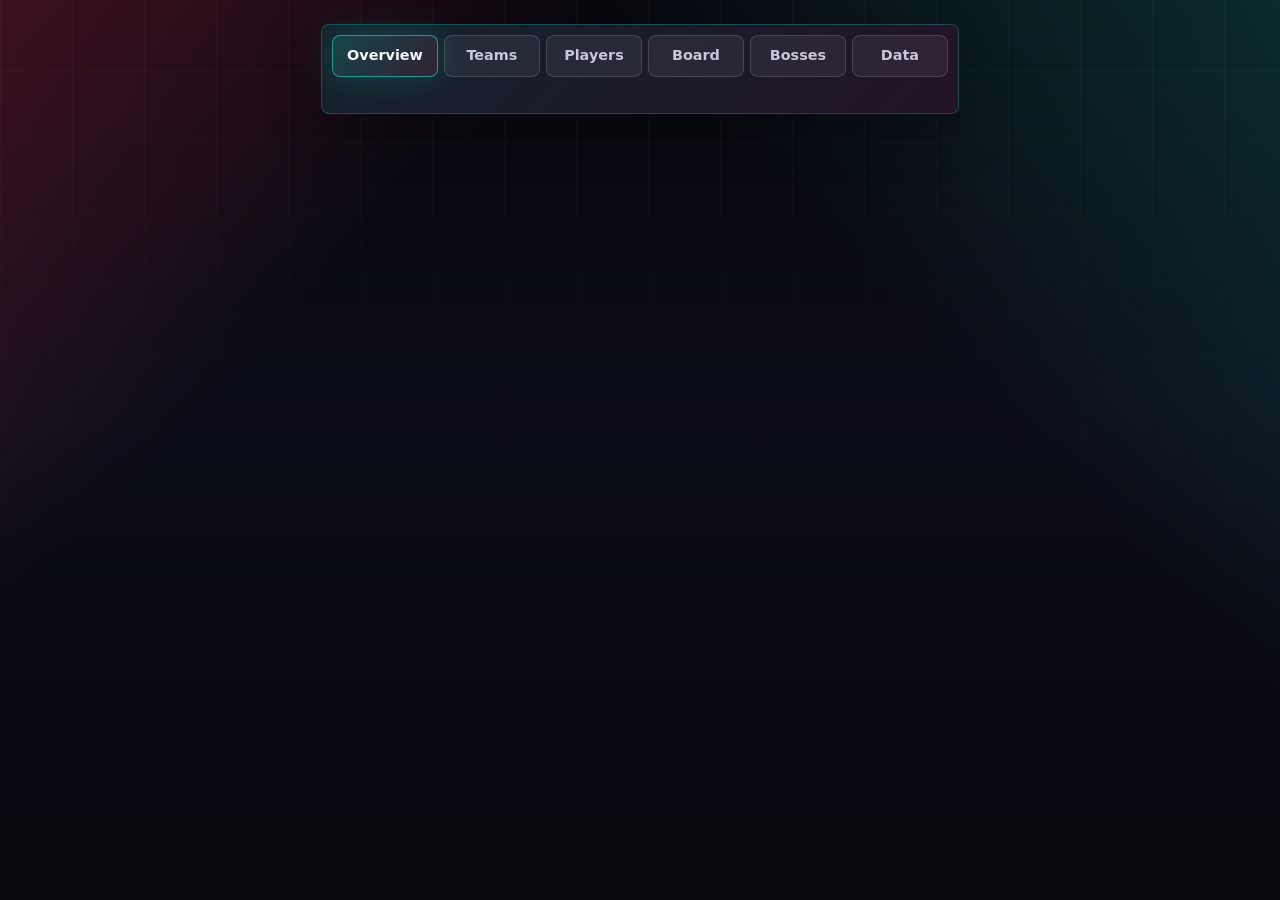
<file: index.html>
<!doctype html>
<html lang="en">
  <head>
    <meta charset="utf-8" />
    <meta name="viewport" content="width=device-width, initial-scale=1" />
    <meta http-equiv="refresh" content="0; url=wrapped/" />
    <title>Iron Revolt Bingo V4 - Wrapped</title>
    <link rel="canonical" href="wrapped/" />
  </head>
  <body>
    <p><a href="wrapped/">Open Iron Revolt Bingo V4 - Wrapped</a></p>
  </body>
</html>
</file>
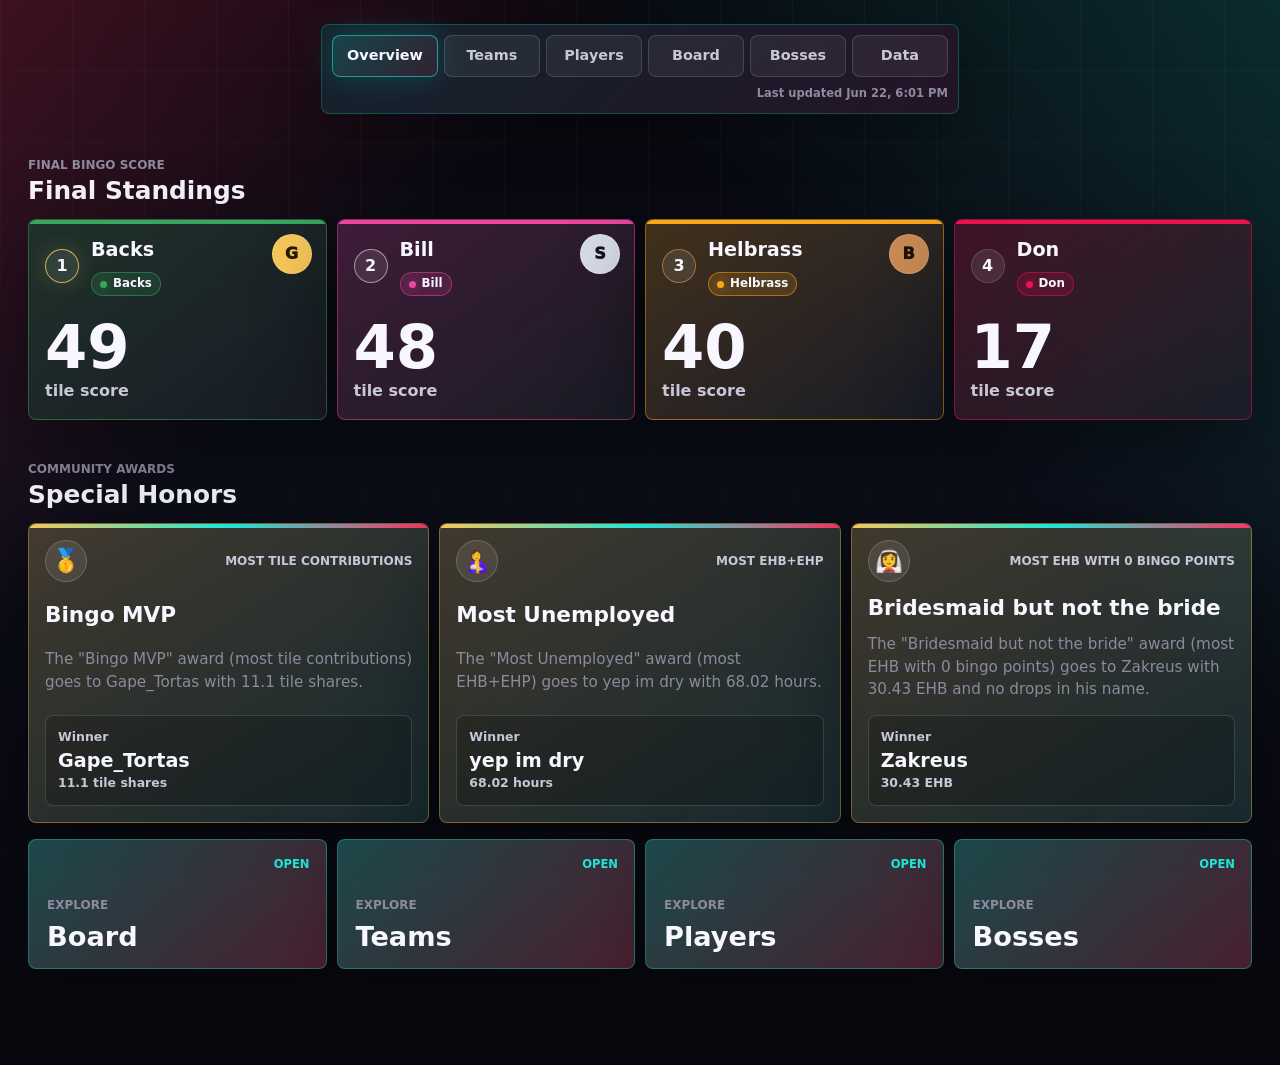
<file: wrapped/index.html>
<!doctype html>
<html lang="en">
  <head>
    <meta charset="utf-8" />
    <meta name="viewport" content="width=device-width, initial-scale=1" />
    <title>Iron Revolt Bingo V4 - Wrapped</title>
    <script>
      (function () {
        var marker = "/wrapped";
        var path = window.location.pathname;
        var markerIndex = path.indexOf(marker);
        var assetBase =
          markerIndex === -1
            ? new URL("./", window.location.href).pathname
            : path.slice(0, markerIndex + marker.length) + "/";

        window.__WRAPPED_ASSET_BASE__ = assetBase;
        document.write('<link rel="stylesheet" href="' + assetBase.replace(/"/g, "%22") + 'styles.css">');
      })();
    </script>
  </head>
  <body>
    <div class="app-shell">
      <header class="topbar">
        <nav class="view-tabs" aria-label="Views">
          <button class="tab is-active" type="button" data-view="overview">Overview</button>
          <button class="tab" type="button" data-view="teams">Teams</button>
          <button class="tab" type="button" data-view="players">Players</button>
          <button class="tab" type="button" data-view="board">Board</button>
          <button class="tab" type="button" data-view="bosses">Bosses</button>
          <button class="tab" type="button" data-view="data">Data</button>
        </nav>
        <div class="data-freshness" id="data-freshness" aria-live="polite"></div>
      </header>

      <main>
        <section class="view is-active" id="overview-view" aria-labelledby="overview-title">
          <div id="overview-content"></div>
        </section>

        <section class="view" id="teams-view" aria-labelledby="teams-title">
          <div class="section-header">
            <div>
              <p class="eyebrow">Rosters and work</p>
              <h2 id="teams-title">Teams</h2>
            </div>
          </div>
          <div id="teams-content"></div>
        </section>

        <section class="view" id="players-view" aria-labelledby="players-title">
          <div class="section-header">
            <div>
              <p class="eyebrow">All rosters combined</p>
              <h2 id="players-title">Players</h2>
            </div>
          </div>
          <div id="players-content"></div>
        </section>

        <section class="view" id="player-page-view" aria-label="Player detail">
          <div id="player-page"></div>
        </section>

        <section class="view" id="board-view" aria-labelledby="board-title">
          <div class="section-header">
            <div>
              <p class="eyebrow">Tile receipts</p>
              <h2 id="board-title">Board</h2>
            </div>
          </div>
          <div class="tiles-layout">
            <div class="board" id="tile-board" aria-label="Iron Revolt Bingo V4 board"></div>
          </div>
        </section>

        <section class="view" id="tile-page-view" aria-label="Tile detail">
          <div id="tile-page"></div>
        </section>

        <section class="view" id="bosses-view" aria-labelledby="bosses-title">
          <div class="section-header">
            <div>
              <p class="eyebrow">KC and EHB index</p>
              <h2 id="bosses-title">Bosses</h2>
            </div>
          </div>
          <div id="bosses-content"></div>
        </section>

        <section class="view" id="boss-page-view" aria-label="Boss detail">
          <div id="boss-page"></div>
        </section>

        <section class="view" id="data-view" aria-labelledby="data-title">
          <div class="section-header">
            <div>
              <p class="eyebrow">Source</p>
              <h2 id="data-title">Data</h2>
            </div>
          </div>
          <article class="glass-panel data-source-panel">
            <p>
              Thanks to @yep im dry for compiling the bingo data linked
              <a href="https://docs.google.com/spreadsheets/d/1VD5wGKxhlusBxQCUcKtXHOhb4hjnba7n8IAkv8ahu1g/edit?gid=1736930201#gid=1736930201" target="_blank" rel="noopener">here</a>.
            </p>
          </article>
        </section>

      </main>
      <nav class="bottom-nav" aria-label="Mobile views">
        <button class="tab is-active" type="button" data-view="overview">Overview</button>
        <button class="tab" type="button" data-view="teams">Teams</button>
        <button class="tab" type="button" data-view="players">Players</button>
        <button class="tab" type="button" data-view="board">Board</button>
        <button class="tab" type="button" data-view="bosses">Bosses</button>
        <button class="tab" type="button" data-view="data">Data</button>
      </nav>
    </div>

    <script type="module">
      import(window.__WRAPPED_ASSET_BASE__ + "app.js");
    </script>
    <script>
      (function () {
        var params = new URLSearchParams(window.location.search);
        var redirectPath = params.get("redirect");
        if (!redirectPath || redirectPath.charAt(0) !== "/") return;

        var redirectUrl = new URL(redirectPath, window.location.origin);
        var appBase = window.location.pathname.replace(/\/(?:index\.html)?$/, "");
        window.history.replaceState({}, "", appBase + redirectUrl.pathname + redirectUrl.search + redirectUrl.hash);
      })();
    </script>
  </body>
</html>
</file>
